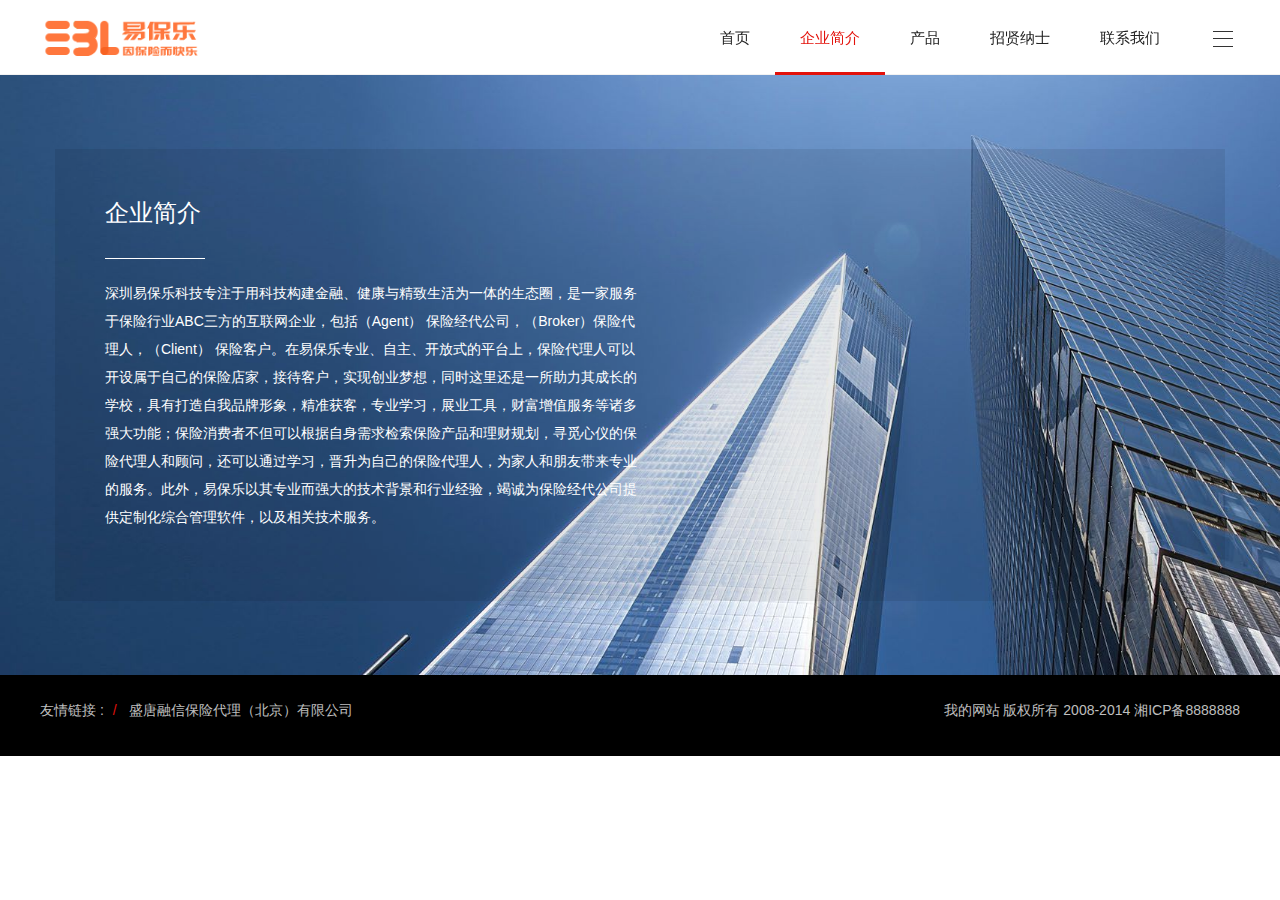
<file: index-1.htm>
<!DOCTYPE HTML>
<html>

	<head>
		<title>企业简介-易保乐官网</title>
		<meta name="renderer" content="webkit">
		<meta charset="utf-8" />
		<meta http-equiv="X-UA-Compatible" content="IE=edge,chrome=1">
		<meta name = "generator" content = "" data-variable = ""/>
		<meta name="viewport" content="width=device-width, initial-scale=1.0, user-scalable=0, minimal-ui">
		<meta name="description" content="" />
		<meta name="keywords" content="易保乐" />
		<link href="img/favicon.ico" rel="shortcut icon" type="image/x-icon" />
		<link rel='stylesheet' href="css/index.css">
	</head>

	<body class="ny">
		<!--[if lte IE 8]>
	<div class="text-center padding-top-50 padding-bottom-50 bg-blue-grey-100">
	<p class="browserupgrade font-size-18">你正在使用一个<strong>过时</strong>的浏览器。请<a href=""  target="_blank">升级您的浏览器</a>，以提高您的体验。</p>
	</div>
<![endif]-->
		<div class="loading-box">
			<div class="load-svg">
				<link href="css/loading.css" rel='stylesheet' type='text/css'>
				<svg class="loading" version="1.1" xmlns="http://www.w3.org/2000/svg" xmlns:xlink="http://www.w3.org/1999/xlink" x="0px" y="0px" width="100%" height="100%" viewBox="0 0 574.558 120" preserveAspectRatio="xMinYMin meet" enable-background="new 0 0 574-1.558 120" xml:space="preserve">
					<defs>
						<pattern id="water" width=".25" height="1.1" patternContentUnits="objectBoundingBox">
							<path fill="#fff" d="M0.25,1H0c0,0,0-0.659,0-0.916c0.083-0.303,0.158,0.334,0.25,0C0.25,0.327,0.25,1,0.25,1z" />
						</pattern>
						<text id="text" transform="matrix(1 0 0 1 -8.0684 116.7852)" font-family="'Cabin Condensed'" font-size="161.047">易保乐</text>
						<mask id="text-mask">
							<use x="0" y="0" xlink:href="#text" opacity="1" fill="#ffffff" />
						</mask>
					</defs>
					<use x="0" y="0" xlink:href="#text" fill="#e3120b" />
					<rect class="water-fill" mask="url(#text-mask)" fill="url(#water)" x="-400" y="0" width="1600" height="120" />
				</svg>
			</div>
		</div>
		<nav class="met-nav nav-ny" role="navigation">
			<div class="nav-logo">
				<a href="index.htm" class="logo" title="易保乐官网">
					<h3 class='hide'>易保乐官网</h3>
					<img class="logo1" src="img/1505273841.png" alt="易保乐官网" title="易保乐官网" />
					<img class="logo2" src="img/1505273030.png" alt="易保乐官网" title="易保乐官网" />
				</a>
				<h1 class='hide'>企业简介</h1>
			</div>
			<div class="nav-box">
				<ul class="nav-ul swiper-nav">
					<li class="nav-li">
						<a href="index.htm" title="首页" class="link ">
							<b>首页</b>
						</a>
					</li>
					<li class="nav-li active">
						<a href="index-1.htm" title="企业简介"><b>企业简介</b></a>
					</li>
					<li class="nav-li ">
						<a href="index-4.htm" title="产品"><b>产品</b></a>
					</li>
					<li class="nav-li">
						<a href="index-2.htm" title="招贤纳士"><b>招贤纳士</b></a>
					</li>
					<li class="nav-li ">
						<a href="index-3.htm" title="联系我们"><b>联系我们</b></a>
					</li>
				</ul>
			</div>
		</nav>
		<div class="met-video">
			<div class="hide"></div>
			<video src="" type="video/mp4" loop id="media"></video>
			<div class="video-bg" style="background-image:url();background-size:cover;background-position:center;background-repeat:no-repeat;"></div>
		</div>
		<div class="nav-side">
			<hr>
			<hr>
			<hr>
		</div>
		<div class="side-box">
			<div class="side-cut">
				<div class="side-shadow"></div>
				<div class="side-nav">
					<div class="side-close">
						<i class="icon pe-close"></i>
					</div>
					<div class="logo-2">
						<img src="img/1505273030.png" alt="">
					</div>
					<ul class="navlist">
						<li class="nav-item1">
							<a href="index.htm" title="首页" class="link ">首页</a>
						</li>

						<li class="nav-item1">
							<a href="index-1.htm" title="企业简介" class="link active">企业简介</a>
						</li>
						<li class="nav-item1">
							<a class=" link active" href="#99" title="产品" data-toggle="collapse">产品<span class="nav-plus"></span></a>
							<ul class="navlist2 collapse" id="99">
								<li>
									<a href="index-4.htm" class=" nav2list" title="互联网保险服务">互联网保险服务</a>
								</li>
								<li>
									<a href="index-4.htm" class=" nav2list" title="代理人移动工作平台">代理人移动工作平台</a>
								</li>
								<li>
									<a href="index-4.htm" class=" nav2list" title="经代核心系统服务">经代核心系统服务 </a>
								</li>
							</ul>
						</li>
						<li class="nav-item1">
							<a href="index-2.htm" title="招贤纳士" class="link ">招贤纳士</a>
						</li>
						<li class="nav-item1">
							<a href="index-3.htm" title="联系我们" class="link ">联系我们</a>
						</li>
					</ul>
				</div>
			</div>
		</div>
		<section class="met-show-class1">
			<div class="item" style="background-image:url(img/1504505640.jpg)">
				<div class="container">
					<h2 class="title invisible" data-plugin="appear" data-animate="slide-bottom" data-repeat="false">
            			企业简介
            			<span class="line" ></span>
            		</h2>
					<div class="desc invisible" data-plugin="appear" data-animate="slide-bottom" data-repeat="false">
						深圳易保乐科技专注于用科技构建金融、健康与精致生活为一体的生态圈，是一家服务于保险行业ABC三方的互联网企业，包括（Agent） 保险经代公司，（Broker）保险代理人，（Client） 保险客户。在易保乐专业、自主、开放式的平台上，保险代理人可以开设属于自己的保险店家，接待客户，实现创业梦想，同时这里还是一所助力其成长的学校，具有打造自我品牌形象，精准获客，专业学习，展业工具，财富增值服务等诸多强大功能；保险消费者不但可以根据自身需求检索保险产品和理财规划，寻觅心仪的保险代理人和顾问，还可以通过学习，晋升为自己的保险代理人，为家人和朋友带来专业的服务。此外，易保乐以其专业而强大的技术背景和行业经验，竭诚为保险经代公司提供定制化综合管理软件，以及相关技术服务。
					</div>
				</div>
			</div>
		</section>
		<div class="met-foot met-page clearfix">
			<div class="left">
				<div class="met-links text-center">
					<ol class="breadcrumb">
						<li>友情链接 :</li>
						<li>
							<a href="http://www.tanginsure.com/#!/home" title="盛唐融信保险代理（北京）有限公司">盛唐融信保险代理（北京）有限公司</a>
						</li>
					</ol>
				</div>
			</div>
			<div class="right">
				<div class="copyright">
					<p>我的网站 版权所有 2008-2014 湘ICP备8888888 </p>
				</div>
			</div>
		</div>
		<script src="js/index.js"></script>
	</body>

</html>
</file>
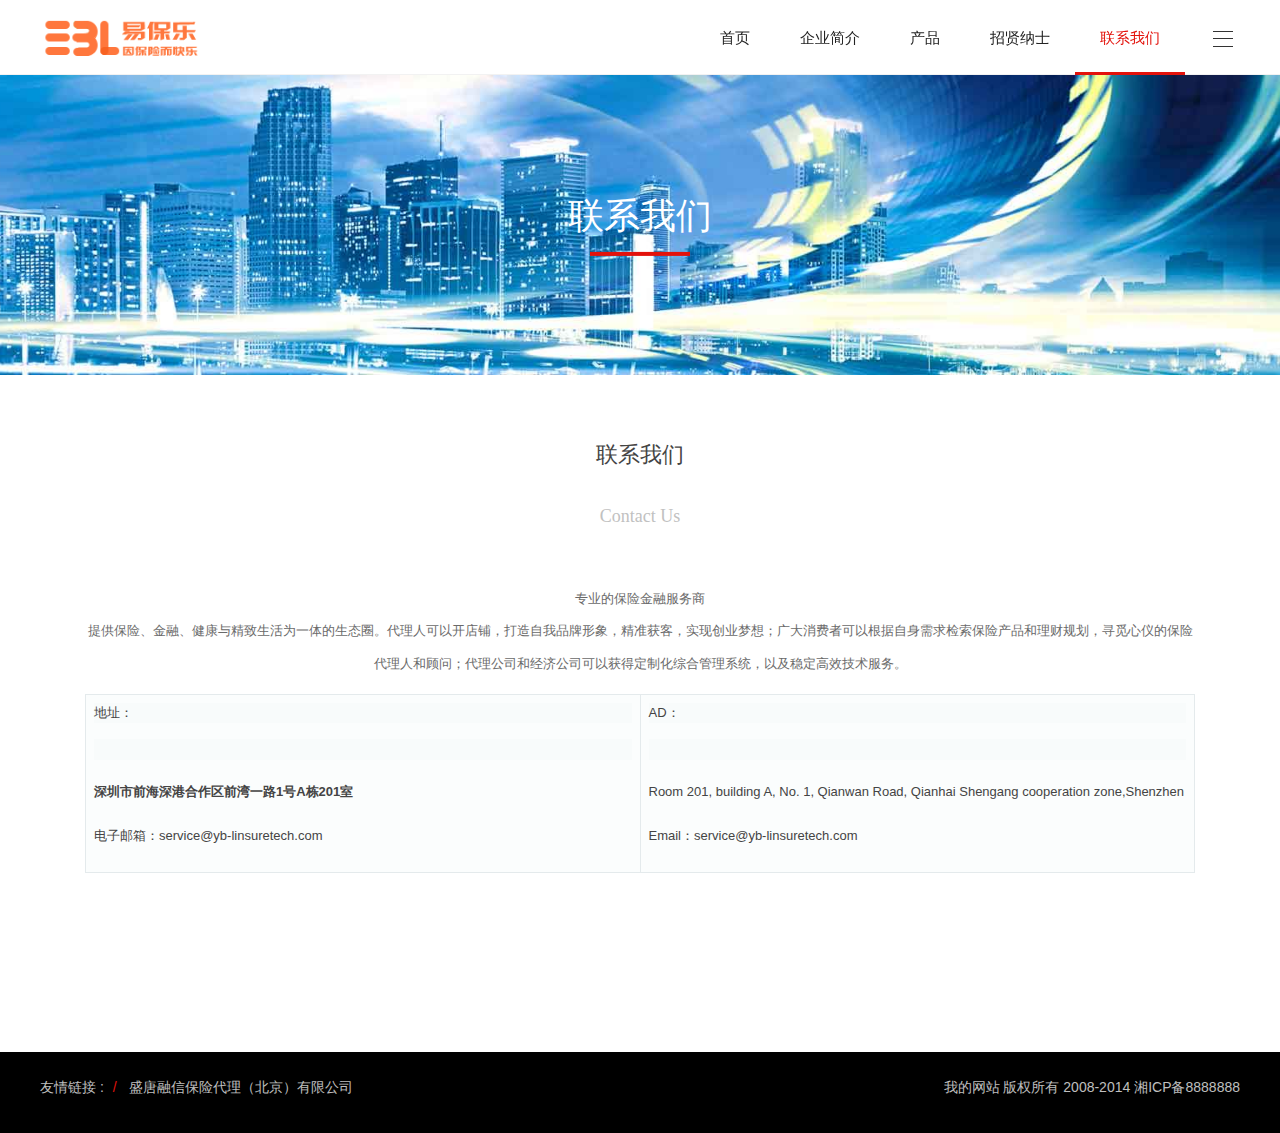
<file: index-3.htm>
<!DOCTYPE HTML>
<html>

	<head>
		<title>联系我们-易保乐官网</title>
		<meta name="renderer" content="webkit">
		<meta charset="utf-8" />
		<meta http-equiv="X-UA-Compatible" content="IE=edge,chrome=1">
		<meta name = "generator" content = "" data-variable = ""/>
		<meta name="viewport" content="width=device-width, initial-scale=1.0, user-scalable=0, minimal-ui">
		<meta name="description" content="" />
		<meta name="keywords" content="易保乐" />
		<link href=" img/favicon.ico" rel="shortcut icon" type="image/x-icon" />
		<link rel='stylesheet' href="css/index.css">
	</head>

	<body class="ny">
		<!--[if lte IE 8]>
	<div class="text-center padding-top-50 padding-bottom-50 bg-blue-grey-100">
	<p class="browserupgrade font-size-18">你正在使用一个<strong>过时</strong>的浏览器。请<a href=“”  target="_blank">升级您的浏览器</a>，以提高您的体验。</p>
	</div>
<![endif]-->
		<div class="loading-box">
			<div class="load-svg">
				<link href="css/loading.css" rel='stylesheet' type='text/css'>
				<svg class="loading" version="1.1" xmlns="http://www.w3.org/2000/svg" xmlns:xlink="http://www.w3.org/1999/xlink" x="0px" y="0px" width="100%" height="100%" viewBox="0 0 574.558 120" preserveAspectRatio="xMinYMin meet" enable-background="new 0 0 574-4.558 120" xml:space="preserve">
					<defs>
						<pattern id="water" width=".25" height="1.1" patternContentUnits="objectBoundingBox">
							<path fill="#fff" d="M0.25,1H0c0,0,0-0.659,0-0.916c0.083-0.303,0.158,0.334,0.25,0C0.25,0.327,0.25,1,0.25,1z" />
						</pattern>
						<text id="text" transform="matrix(1 0 0 1 -8.0684 116.7852)" font-family="'Cabin Condensed'" font-size="161.047">易保乐</text>
						<mask id="text-mask">
							<use x="0" y="0" xlink:href="#text" opacity="1" fill="#ffffff" />
						</mask>
					</defs>
					<use x="0" y="0" xlink:href="#text" fill="#e3120b" />
					<rect class="water-fill" mask="url(#text-mask)" fill="url(#water)" x="-400" y="0" width="1600" height="120" />
				</svg>
			</div>
		</div>
		<nav class="met-nav nav-ny" role="navigation">
			<div class="nav-logo">
				<a href="index.htm" class="logo" title="易保乐官网">
					<h3 class='hide'>易保乐官网</h3>
					<img class="logo1" src="img/1505273841.png" alt="易保乐官网" title="易保乐官网" />

					<img class="logo2" src="img/1505273030.png" alt="易保乐官网" title="易保乐官网" />
				</a>
				<h1 class='hide'>联系我们</h1>
			</div>
			<div class="nav-box">
				<ul class="nav-ul swiper-nav">
					<li class="nav-li">
						<a href="index.htm" title="首页" class="link ">
							<b>首页</b>
						</a>
					</li>
					<li class="nav-li ">
						<a href="index-1.htm" title="企业简介"><b>企业简介</b></a>
					</li>
					<li class="nav-li ">
						<a href="index-4.htm" title="产品"><b>产品</b></a>
					</li>
					<li class="nav-li ">
						<a href="index-2.htm" title="招贤纳士"><b>招贤纳士</b></a>
					</li>
					<li class="nav-li active">
						<a href="index-3.htm" title="联系我们"><b>联系我们</b></a>
					</li>
				</ul>
			</div>
		</nav>
		<div class="met-video">
			<div class="hide"></div>
			<video src="" type="video/mp4" loop id="media"></video>
			<div class="video-bg" style="background-image:url();background-size:cover;background-position:center;background-repeat:no-repeat;"></div>
		</div>
		<div class="nav-side">
			<hr>
			<hr>
			<hr>
		</div>
		<div class="side-box">
			<div class="side-cut">
				<div class="side-shadow"></div>
				<div class="side-nav">
					<div class="side-close">
						<i class="icon pe-close"></i>
					</div>
					<div class="logo-2">
						<img src="img/1505273030.png" alt="">
					</div>
					<ul class="navlist">
						<li class="nav-item1">
							<a href="index.htm" title="首页" class="link ">首页</a>
						</li>
						<li class="nav-item1">
							<a href="index-1.htm" title="企业简介" class="link ">企业简介</a>
						</li>
						<li class="nav-item1">
							<a class=" link active" href="#99" title="产品" data-toggle="collapse">产品<span class="nav-plus"></span></a>
							<ul class="navlist2 collapse" id="99">
								<li>
									<a href="index-4.htm" class=" nav2list" title="互联网保险服务">互联网保险服务</a>
								</li>
								<li>
									<a href="index-4.htm" class=" nav2list" title="代理人移动工作平台">代理人移动工作平台</a>
								</li>
								<li>
									<a href="index-4.htm" class=" nav2list" title="经代核心系统服务">经代核心系统服务 </a>
								</li>
							</ul>
						</li>
						<li class="nav-item1">
							<a href="index-2.htm" title="招贤纳士" class="link ">招贤纳士</a>
						</li>
						<li class="nav-item1">
							<a href="index-3.htm" title="联系我们" class="link active">联系我们</a>
						</li>
					</ul>
				</div>
			</div>
		</div>
		<div class="met-banner banner-ny-h " style='' data-hash="index" data-title="首页">
			<div class="banner">
				<div class="banner-warpper">
					<div class="banner-item" style="background-image:url(img/1504574685.jpg);background-size:cover;">
						<div class="banner-text">
							<div class='container p-3'>
								<div class='banner-text-con'>
									<div>
										<h4 class="title animated fadeInUp" style='color:#ffffff;'>联系我们</h4>
										<span class="line animated fadeInUp"></span>
									</div>
								</div>
							</div>
						</div>
					</div>
				</div>
			</div>
			<div class="banner-ctrl">
				<span class="left"><i class="icon pe-angle-left"></i></span>
				<span class="right"><i class="icon pe-angle-right"></i></span>
			</div>
			<div class="banner-dot" style="background-image:url()"></div>
			<div class="banner-bg"></div>
			<div class="banner-next">
				<span>
					<img class="mouse" src="img/mouse.png"  alt="">
					<img class="arrows-1" src="img/arrow-1.png"  alt="">
					<img class="arrows-2" src="img/arrow-2.png"  alt="">
				</span>
			</div>
		</div>
		<section class="met-show animsition">
			<div class="container">
				<div class="row">
					<div class="met-editor lazyload clearfix">
						<div>
							<p class="title" style="margin-bottom: 0px; height: 60px; font-size: 22px; position: relative; white-space: normal; padding: 0px; text-align: center; color: rgb(68, 68, 68); font-family: HELVETICANEUELTPRO-THEX, 微软雅黑;">联系我们</p>
							<p class="subtitle" style="margin-top: 5px; margin-bottom: 0px; white-space: normal; padding: 0px; text-align: center; color: rgb(193, 193, 193); font-family: HELVETICANEUELTPRO-THEX, 微软雅黑;">Contact Us</p>
							<p><br/></p>
							<p style="text-align: center;"><span style="color: rgb(106, 106, 106); font-family: Arial, 微软雅黑; font-size: 13px;">专业的保险金融服务商<br />提供保险、金融、健康与精致生活为一体的生态圈。代理人可以开店铺，打造自我品牌形象，精准获客，实现创业梦想；广大消费者可以根据自身需求检索保险产品和理财规划，寻觅心仪的保险代理人和顾问；代理公司和经济公司可以获得定制化综合管理系统，以及稳定高效技术服务。
							</span></p>
							<table>
								<tbody>
									<tr class="firstRow">
										<td width="808" valign="top" style="word-break: break-all;">
											<p style="margin-bottom: 16px; color: rgb(68, 68, 68); font-family: Arial, 微软雅黑; font-size: 13px; white-space: normal; background-color: rgba(243, 247, 249, 0.3); word-wrap: break-word; word-break: normal;"><span microsoft="" font-size:="" color:="" style="padding: 0px; margin: 0px;">地址：</span></p>
											<p style="margin-bottom: 16px; color: rgb(68, 68, 68); font-family: Arial, 微软雅黑; font-size: 13px; white-space: normal; background-color: rgba(243, 247, 249, 0.3); word-wrap: break-word; word-break: normal;"><br style="padding: 0px; margin: 0px;" /></p>
											<ul class="list list-paddingleft-2" style="list-style-type: square;">
												<li>
													<p style="margin-bottom: 16px; word-wrap: break-word; word-break: normal;"><span style="font-size: 13px;"><span style="padding: 0px; margin: 0px;"><strong style="padding: 0px; margin: 0px;">深圳市前海深港合作区前湾一路1号A栋201室
														<br style="padding: 0px; margin: 0px;"/></strong></span></span>
													</p>
												</li>
												<li>
													<p style="margin-bottom: 16px; word-wrap: break-word; word-break: normal;"><span style="font-size: 13px;">电子邮箱：service@yb-linsuretech.com</span></p>
												</li>
											</ul>
										</td>
										<td width="808" valign="top" style="word-break: break-all;">
											<p style="margin-bottom: 16px; color: rgb(68, 68, 68); font-family: Arial, 微软雅黑; font-size: 13px; white-space: normal; background-color: rgba(243, 247, 249, 0.3); word-wrap: break-word; word-break: normal;"><span microsoft="" font-size:="" color:="" style="padding: 0px; margin: 0px;">AD：&nbsp;</span></p>
											<p style="margin-bottom: 16px; color: rgb(68, 68, 68); font-family: Arial, 微软雅黑; font-size: 13px; white-space: normal; background-color: rgba(243, 247, 249, 0.3); word-wrap: break-word; word-break: normal;"><br style="padding: 0px; margin: 0px;" /></p>
											<ul class="list list-paddingleft-2" style="list-style-type: square;">
												<li>
													<p style="margin-bottom: 16px; word-wrap: break-word; word-break: normal;"><span style="font-size: 13px;">Room 201, building A, No. 1, Qianwan Road, Qianhai Shengang cooperation zone,Shenzhen</span></p>
												</li>
												<li>
													<p style="margin-bottom: 16px; word-wrap: break-word; word-break: normal;"><span style="font-size: 13px;">Email：service@yb-linsuretech.com</span></p>
												</li>
											</ul>
										</td>
									</tr>
								</tbody>
							</table>
							<p style="text-align: center;"><span style="color: rgb(106, 106, 106); font-family: Arial, 微软雅黑; font-size: 13px;"></span><br/></p>
							<p style="text-align: center;"><span style="color: rgb(106, 106, 106); font-family: Arial, 微软雅黑; font-size: 13px;"><br/></span></p>
						</div>
					</div>
				</div>
			</div>
		</section>
		<div class="met-foot met-page clearfix">
			<div class="left">
				<div class="met-links text-center">
					<ol class="breadcrumb">
						<li>友情链接 :</li>
						<li>
							<a href="http://www.tanginsure.com/#!/home" title="盛唐融信保险代理（北京）有限公司">盛唐融信保险代理（北京）有限公司</a>
						</li>
					</ol>
				</div>
			</div>
			<div class="right">
				<div class="copyright">
					<p>我的网站 版权所有 2008-2014 湘ICP备8888888 </p>
				</div>
			</div>
		</div>
		<script src="js/index.js"></script>
	</body>

</html>
</file>
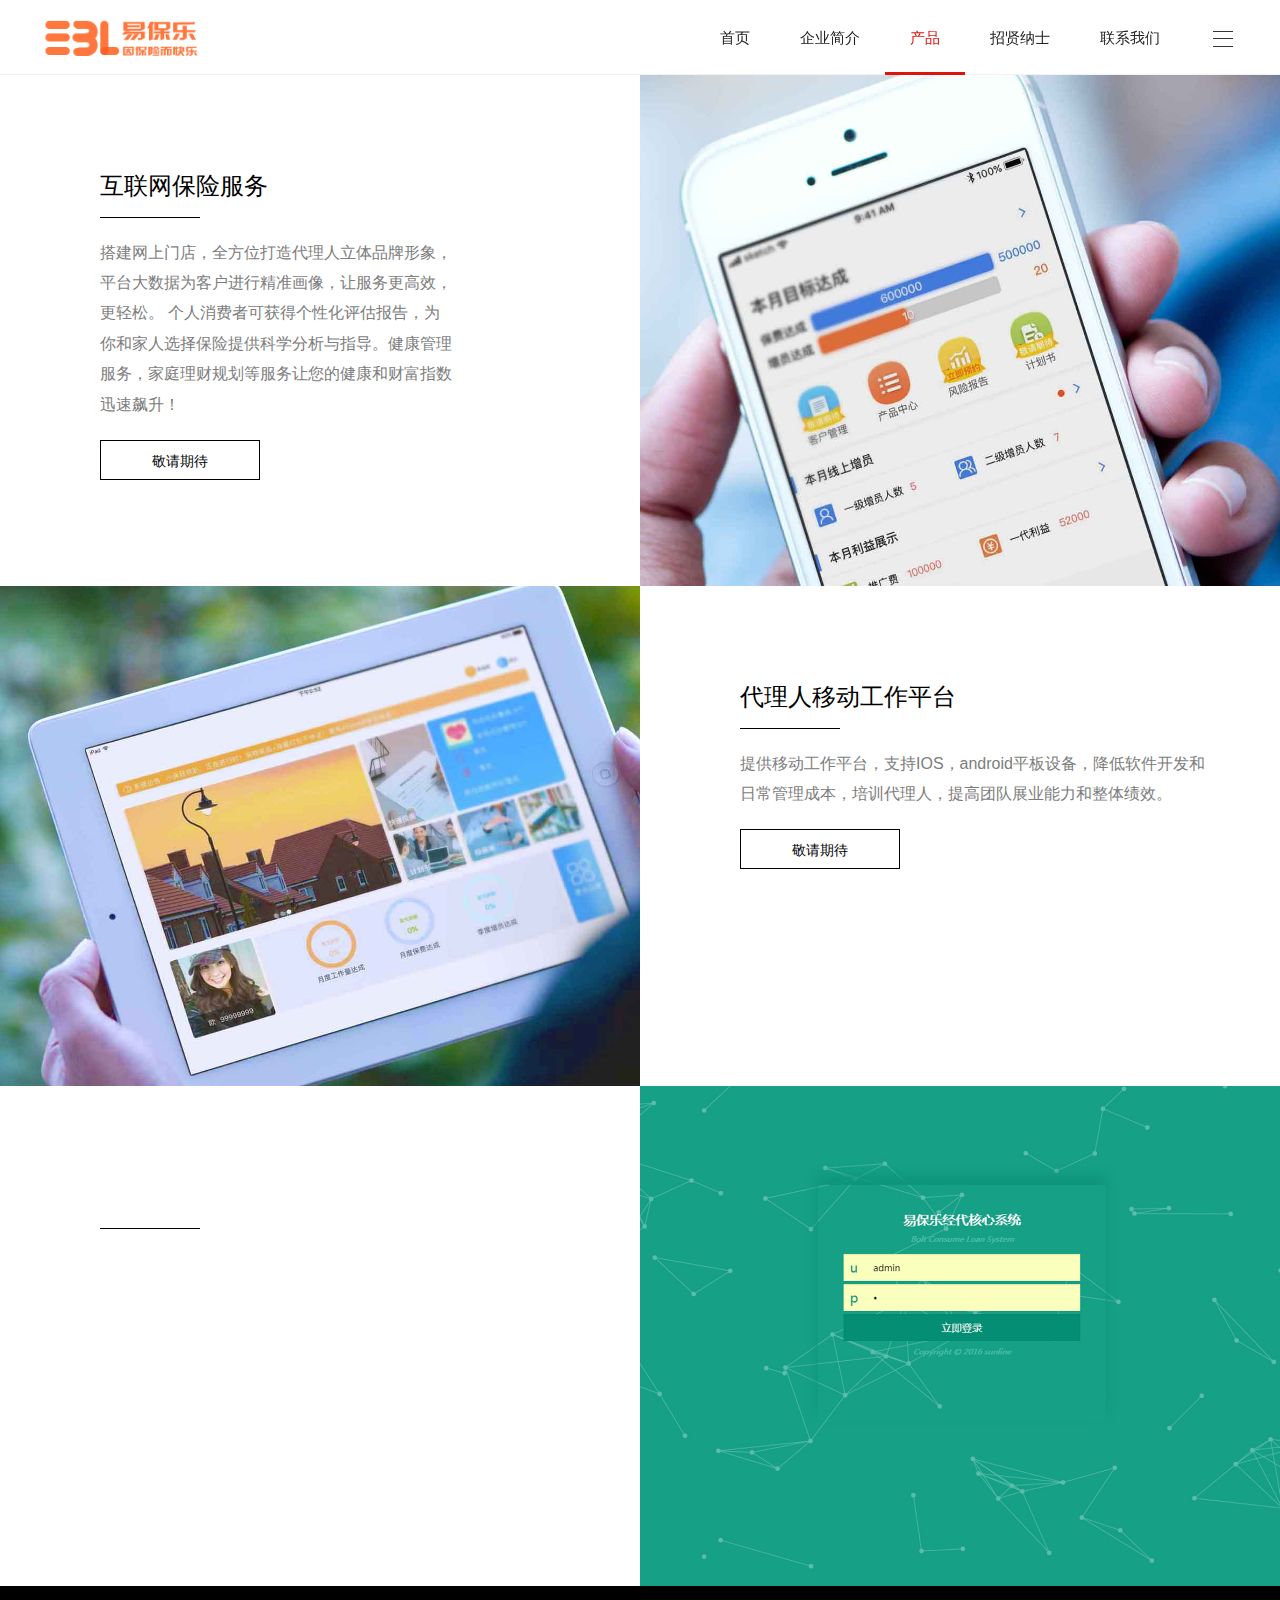
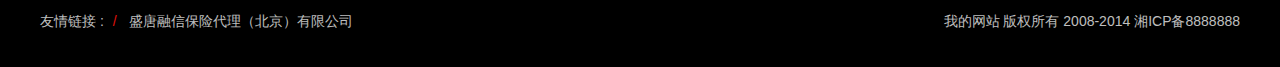
<file: index-4.htm>
<!DOCTYPE HTML>
<html>

	<head>
		<title>产品-易保乐官网</title>
		<meta name="renderer" content="webkit">
		<meta charset="utf-8" />
		<meta http-equiv="X-UA-Compatible" content="IE=edge,chrome=1">
		<meta name = "generator" content = "" data-variable = ""/>
		<meta name="viewport" content="width=device-width, initial-scale=1.0, user-scalable=0, minimal-ui">
		<meta name="description" content="" />
		<meta name="keywords" content="易保乐" />
		<link href="img/favicon.ico" rel="shortcut icon" type="image/x-icon" />
		<link rel='stylesheet' href="css/index.css">
	</head>

	<body class="ny">
		<!--[if lte IE 8]>
	<div class="text-center padding-top-50 padding-bottom-50 bg-blue-grey-100">
	<p class="browserupgrade font-size-18">你正在使用一个<strong>过时</strong>的浏览器。请<a href=""  target="_blank">升级您的浏览器</a>，以提高您的体验。</p>
	</div>
<![endif]-->
		<div class="loading-box">
			<div class="load-svg">
				<link href="css/loading.css" rel='stylesheet' type='text/css'>
				<svg class="loading" version="1.1" xmlns="http://www.w3.org/2000/svg" xmlns:xlink="http://www.w3.org/1999/xlink" x="0px" y="0px" width="100%" height="100%" viewBox="0 0 574.558 120" preserveAspectRatio="xMinYMin meet" enable-background="new 0 0 574-2.558 120" xml:space="preserve">
					<defs>
						<pattern id="water" width=".25" height="1.1" patternContentUnits="objectBoundingBox">
							<path fill="#fff" d="M0.25,1H0c0,0,0-0.659,0-0.916c0.083-0.303,0.158,0.334,0.25,0C0.25,0.327,0.25,1,0.25,1z" />
						</pattern>
						<text id="text" transform="matrix(1 0 0 1 -8.0684 116.7852)" font-family="'Cabin Condensed'" font-size="161.047">易保乐</text>
						<mask id="text-mask">
							<use x="0" y="0" xlink:href="#text" opacity="1" fill="#ffffff" />
						</mask>
					</defs>
					<use x="0" y="0" xlink:href="#text" fill="#e3120b" />
					<rect class="water-fill" mask="url(#text-mask)" fill="url(#water)" x="-400" y="0" width="1600" height="120" />
				</svg>
			</div>
		</div>
		<nav class="met-nav nav-ny" role="navigation">
			<div class="nav-logo">
				<a href="index.htm" class="logo" title="易保乐官网">
					<h3 class='hide'>易保乐官网</h3>
					<img class="logo1" src="img/1505273841.png" alt="易保乐官网" title="易保乐官网" />

					<img class="logo2" src="img/1505273030.png" alt="易保乐官网" title="易保乐官网" />
				</a>
				<h1 class='hide'>产品</h1>
			</div>
			<div class="nav-box">
				<ul class="nav-ul swiper-nav">
					<li class="nav-li">
						<a href="index.htm" title="首页" class="link ">
							<b>首页</b>
						</a>
					</li>
					<li class="nav-li ">
						<a href="index-1.htm" title="企业简介"><b>企业简介</b></a>
					</li>
					<li class="nav-li active">
						<a href="index-4.htm" title="产品"><b>产品</b></a>
					</li>
					<li class="nav-li ">
						<a href="index-2.htm" title="招贤纳士"><b>招贤纳士</b></a>
					</li>
					<li class="nav-li ">
						<a href="index-3.htm" title="联系我们"><b>联系我们</b></a>
					</li>
				</ul>
			</div>
		</nav>
		<div class="met-video">
			<div class="hide"></div>
			<video src="" type="video/mp4" loop id="media"></video>
			<div class="video-bg" style="background-image:url();background-size:cover;background-position:center;background-repeat:no-repeat;"></div>
		</div>
		<div class="nav-side">
			<hr>
			<hr>
			<hr>
		</div>
		<div class="side-box">
			<div class="side-cut">
				<div class="side-shadow"></div>
				<div class="side-nav">
					<div class="side-close">
						<i class="icon pe-close"></i>
					</div>
					<div class="logo-2">
						<img src="img/1505273030.png" alt="">
					</div>
					<ul class="navlist">
						<li class="nav-item1">
							<a href="index.htm" title="首页" class="link ">首页</a>
						</li>
						<li class="nav-item1">
							<a href="index-1.htm" title="企业简介" class="link ">企业简介</a>
						</li>
						<li class="nav-item1">
							<a class=" link active" href="#99" title="产品" data-toggle="collapse">产品<span class="nav-plus"></span></a>
							<ul class="navlist2 collapse" id="99">
								<li>
									<a href="index-4.htm" class=" nav2list" title="互联网保险服务">互联网保险服务</a>
								</li>
								<li>
									<a href="index-4.htm" class=" nav2list" title="代理人移动工作平台">代理人移动工作平台</a>
								</li>
								<li>
									<a href="index-4.htm" class=" nav2list" title="经代核心系统服务">经代核心系统服务 </a>
								</li>
							</ul>
						</li>
						<li class="nav-item1">
							<a href="index-2.htm" title="招贤纳士" class="link ">招贤纳士</a>
						</li>
						<li class="nav-item1">
							<a href="index-3.htm" title="联系我们" class="link ">联系我们</a>
						</li>
					</ul>
				</div>
			</div>
		</div>
		<section class="met-product-class1">
			<div class="item">
				<div class="left clearfix">
					<div class="content">
						<h3 class="title invisible" data-plugin="appear" data-animate="slide-bottom" data-repeat="false">
           					 互联网保险服务
           					 <span class="keywords invisible" data-plugin="appear" data-animate="slide-bottom" data-repeat="false"></span>
            			</h3>
						<span class="line"></span>
						<div class="desc invisible" data-plugin="appear" data-animate="slide-bottom" data-repeat="false">搭建网上门店，全方位打造代理人立体品牌形象，平台大数据为客户进行精准画像，让服务更高效，更轻松。 个人消费者可获得个性化评估报告，为你和家人选择保险提供科学分析与指导。健康管理服务，家庭理财规划等服务让您的健康和财富指数迅速飙升！
						</div>
						<a href="javascript:viod(0)" class="more invisible" data-plugin="appear" data-animate="slide-bottom" data-repeat="false"><span data-more="敬请期待" title="敬请期待">敬请期待</span></a>
					</div>
				</div>
				<div class="right" style="background-image:url(img/1504254722.jpg)">
				</div>
			</div>
			<div class="item">
				<div class="left clearfix">
					<div class="content">
						<h3 class="title invisible" data-plugin="appear" data-animate="slide-bottom" data-repeat="false">
            				代理人移动工作平台
            			</h3>
						<span class="line"></span>
						<div class="desc invisible" data-plugin="appear" data-animate="slide-bottom" data-repeat="false">提供移动工作平台，支持IOS，android平板设备，降低软件开发和日常管理成本，培训代理人，提高团队展业能力和整体绩效。</div>
						<a href="javascript:viod(0)" class="more invisible" data-plugin="appear" data-animate="slide-bottom" data-repeat="false"><span data-more="敬请期待" title="敬请期待">敬请期待</span></a>
					</div>
				</div>
				<div class="right" style="background-image:url(img/1504254430.jpg)">
				</div>
			</div>
			<div class="item">
				<div class="left clearfix">
					<div class="content">
						<h3 class="title invisible" data-plugin="appear" data-animate="slide-bottom" data-repeat="false">
           					 经代核心系统服务
            				<span class="keywords invisible" data-plugin="appear" data-animate="slide-bottom" data-repeat="false"></span>
           				 </h3>
						<span class="line"></span>
						<div class="desc invisible" data-plugin="appear" data-animate="slide-bottom" data-repeat="false">建立完善、高效的运营管理核心系统，降低运营成本；丰富且定制化的报表，让考核更简单，让管理更科学，让决策更有效！
						</div>
						<a href="javascript:viod(0)" class="more invisible" data-plugin="appear" data-animate="slide-bottom" data-repeat="false"><span data-more="敬请期待" title="敬请期待">敬请期待</span></a>
					</div>
				</div>
				<div class="right" style="background-image:url(img/1504254521.jpg)">
				</div>
			</div>
		</section>
		<div class="met-foot met-page clearfix">
			<div class="left">
				<div class="met-links text-center">
					<ol class="breadcrumb">
						<li>友情链接 :</li>
						<li>
							<a href="http://www.tanginsure.com/#!/home" title="盛唐融信保险代理（北京）有限公司">盛唐融信保险代理（北京）有限公司</a>
						</li>
					</ol>
				</div>
			</div>
			<div class="right">
				<div class="copyright">
					<p>我的网站 版权所有 2008-2014 湘ICP备8888888 </p>
				</div>
			</div>
		</div>
		<script src="js/index.js"></script>
	</body>

</html>
</file>
<file: css/loading.css>
@font-face {
  font-family: 'Cabin Condensed';
  font-style: normal;
  font-weight: 700;
  src: url(../others/Ez4zJbsGr2BgXcNUWBVgEOuNSblOyuwHJ2bf__1M4cI.eot)/*tpa=https://fonts.gstatic.com/s/cabincondensed/v11/Ez4zJbsGr2BgXcNUWBVgEOuNSblOyuwHJ2bf__1M4cI.eot*/;
}
</file>
